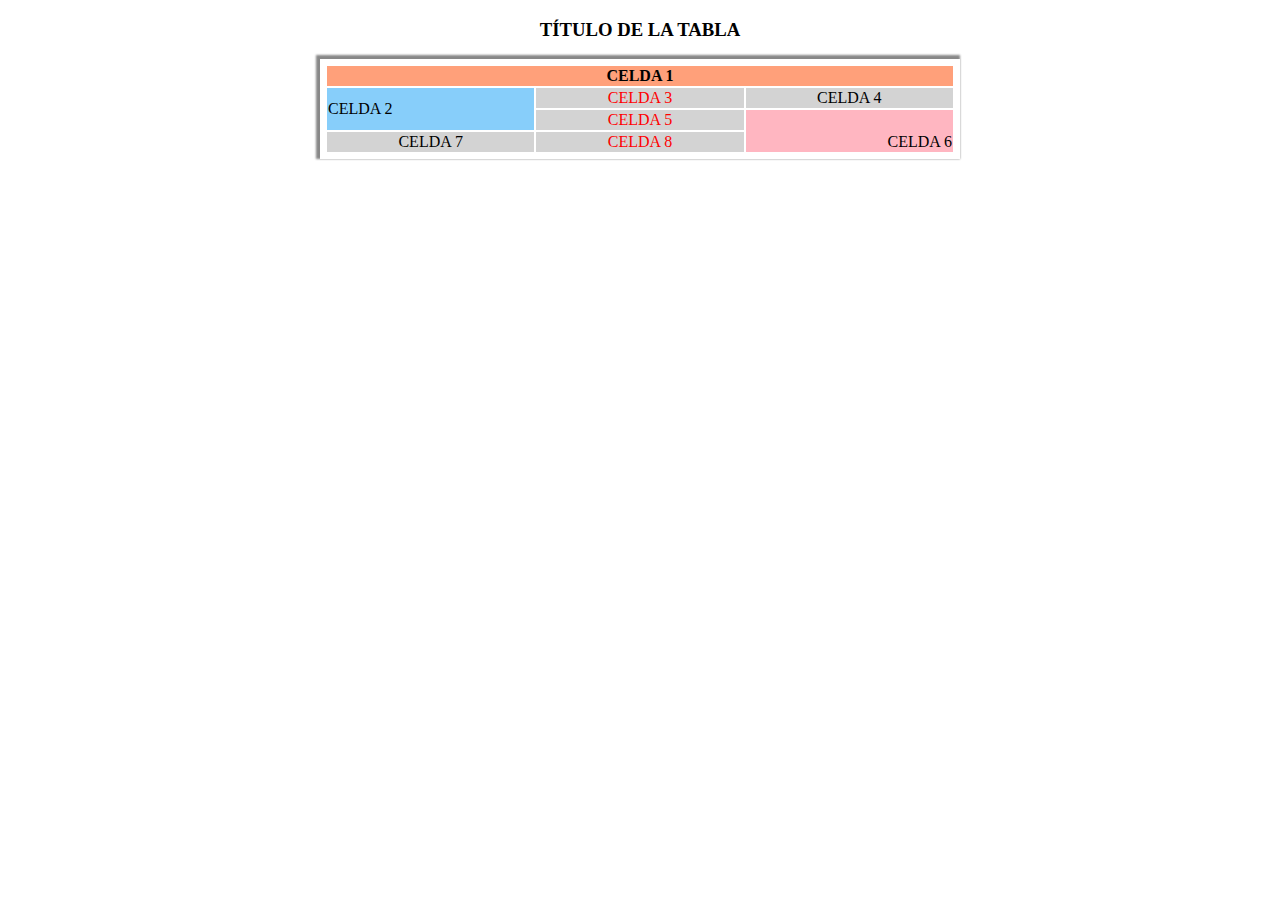
<file: ej13/index.html>
<!DOCTYPE html>
<html lang="en">
<head>
    <meta charset="UTF-8">
    <meta http-equiv="X-UA-Compatible" content="IE=edge">
    <meta name="viewport" content="width=device-width, initial-scale=1.0">
    <link rel="stylesheet" href="style.css">
    <title>Ejercicio 13</title>
</head>
<body>
    <h3>TÍTULO DE LA TABLA</h3>
    <table>
        <tr>
            <th colspan="3">CELDA 1</th>
        </tr>
        <tr>
            <td class="centro-izq" rowspan="2">CELDA 2</td>
            <td class="textcolor-red">CELDA 3</td>
            <td>CELDA 4</td> 
        </tr>
        <tr>
            <td class="textcolor-red">CELDA 5</td>
            <td class="abajo-der" rowspan="2">CELDA 6</td>
        </tr>
        <tr>
            <td>CELDA 7</td>
            <td class="textcolor-red">CELDA 8</td>
        </tr>
    </table>
</body>
</html>
</file>
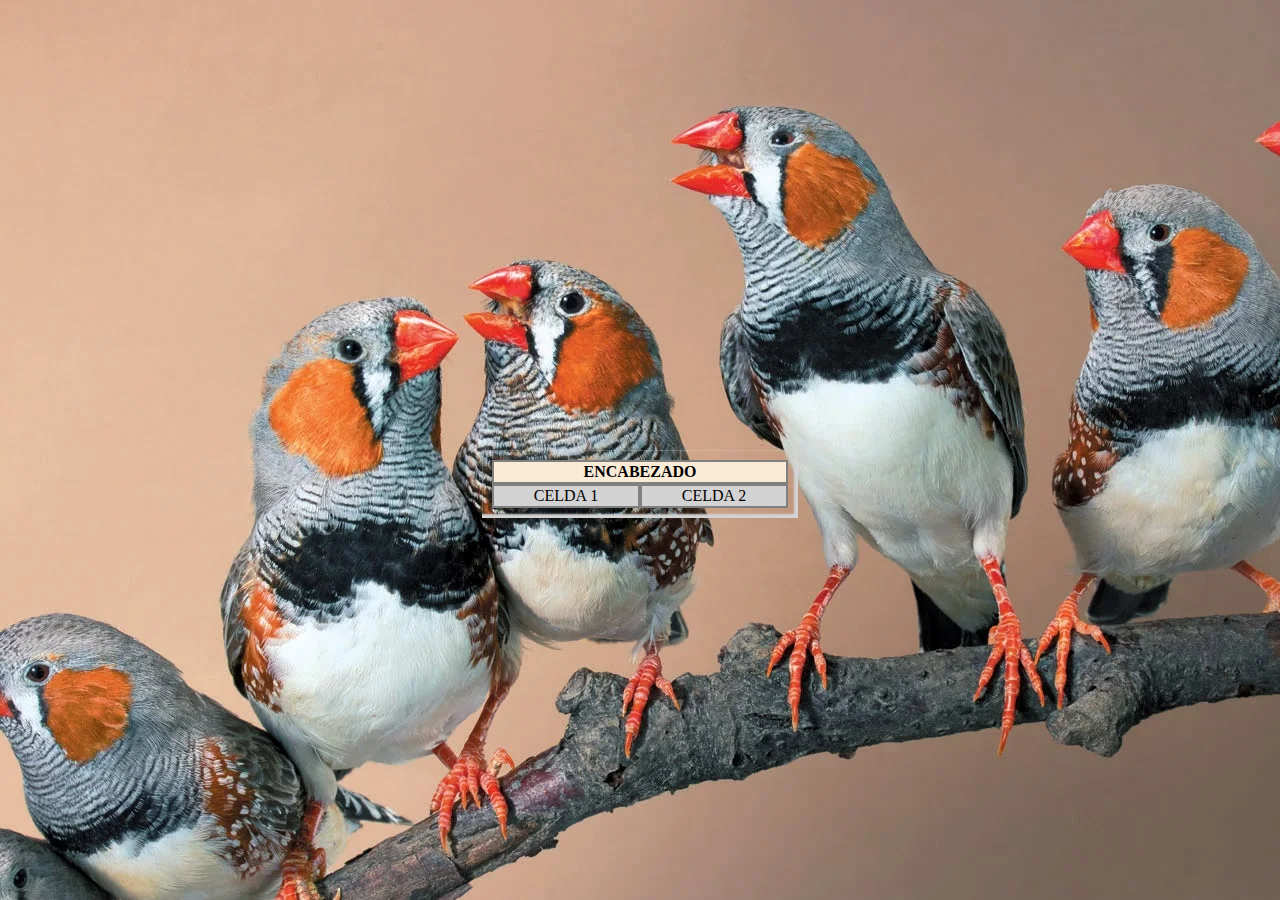
<file: ej14/index.html>
<!DOCTYPE html>
<html lang="en">
<head>
    <meta charset="UTF-8">
    <meta http-equiv="X-UA-Compatible" content="IE=edge">
    <meta name="viewport" content="width=device-width, initial-scale=1.0">
    <link rel="stylesheet" href="style.css">
    <title>Ejercicio 14</title>
</head>
<body>
    <table>
        <tr>
            <th colspan="2">ENCABEZADO</th>
        </tr>
        <tr>
            <td>CELDA 1</td>
            <td>CELDA 2</td>
        </tr>
    </table>
</body>
</html>
</file>
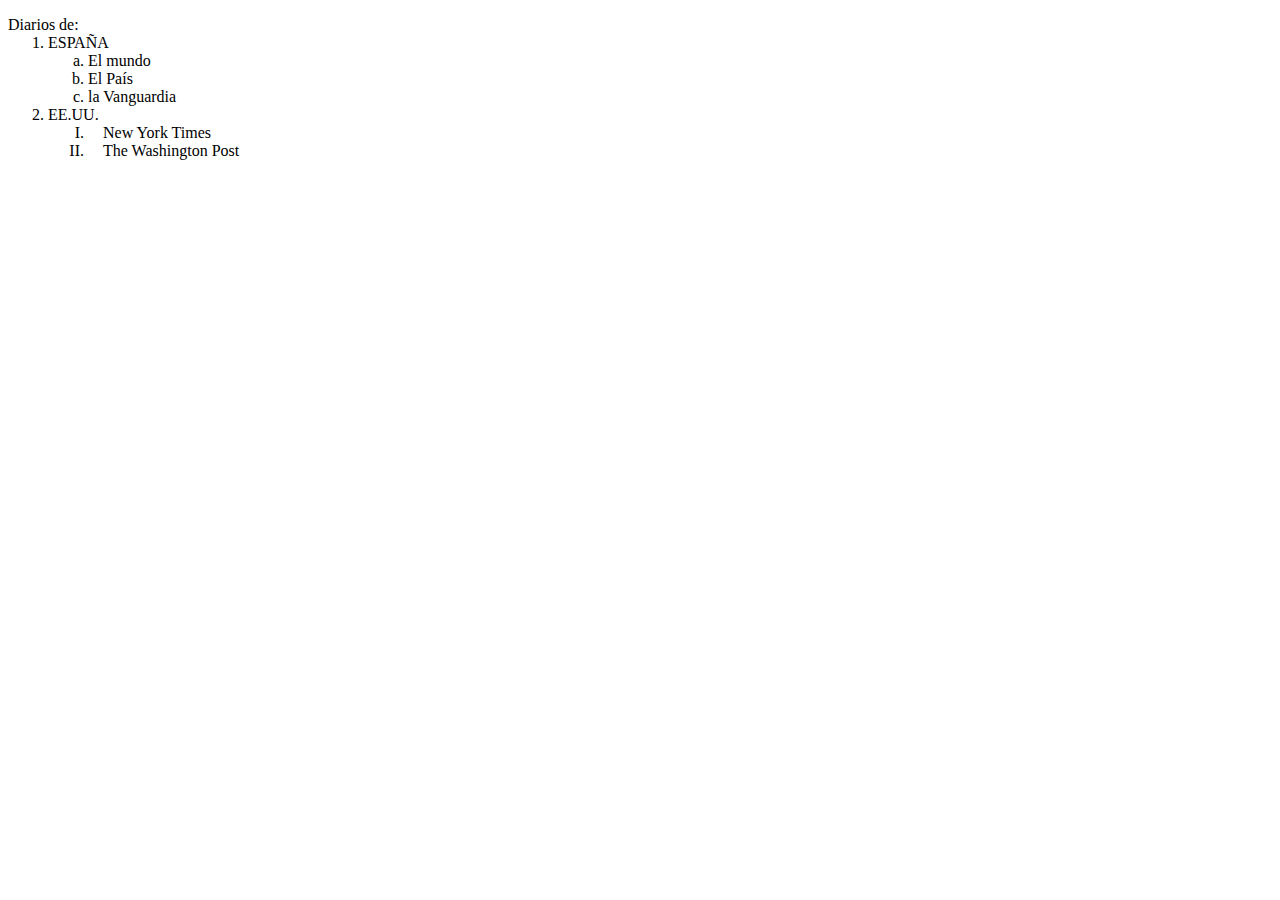
<file: ej15/index.html>
<!DOCTYPE html>
<html lang="en">
<head>
    <meta charset="UTF-8">
    <meta http-equiv="X-UA-Compatible" content="IE=edge">
    <meta name="viewport" content="width=device-width, initial-scale=1.0">
    <link rel="stylesheet" href="style.css">
    <title>Ejercicio 15</title>
</head>
<body>
    <p>Diarios de:</p>
        <ol>
            <li>ESPAÑA</li>
                <ol type="a">
                    <li>El mundo</li>
                    <li>El País</li>
                    <li>la Vanguardia</li>
                </ol>
            <li>EE.UU.</li>
                <ol type="I">
                    <li><span>New York Times</span></li>
                    <li><span>The Washington Post</span></li>
                </ol>
        </ol>
</body>
</html>
</file>
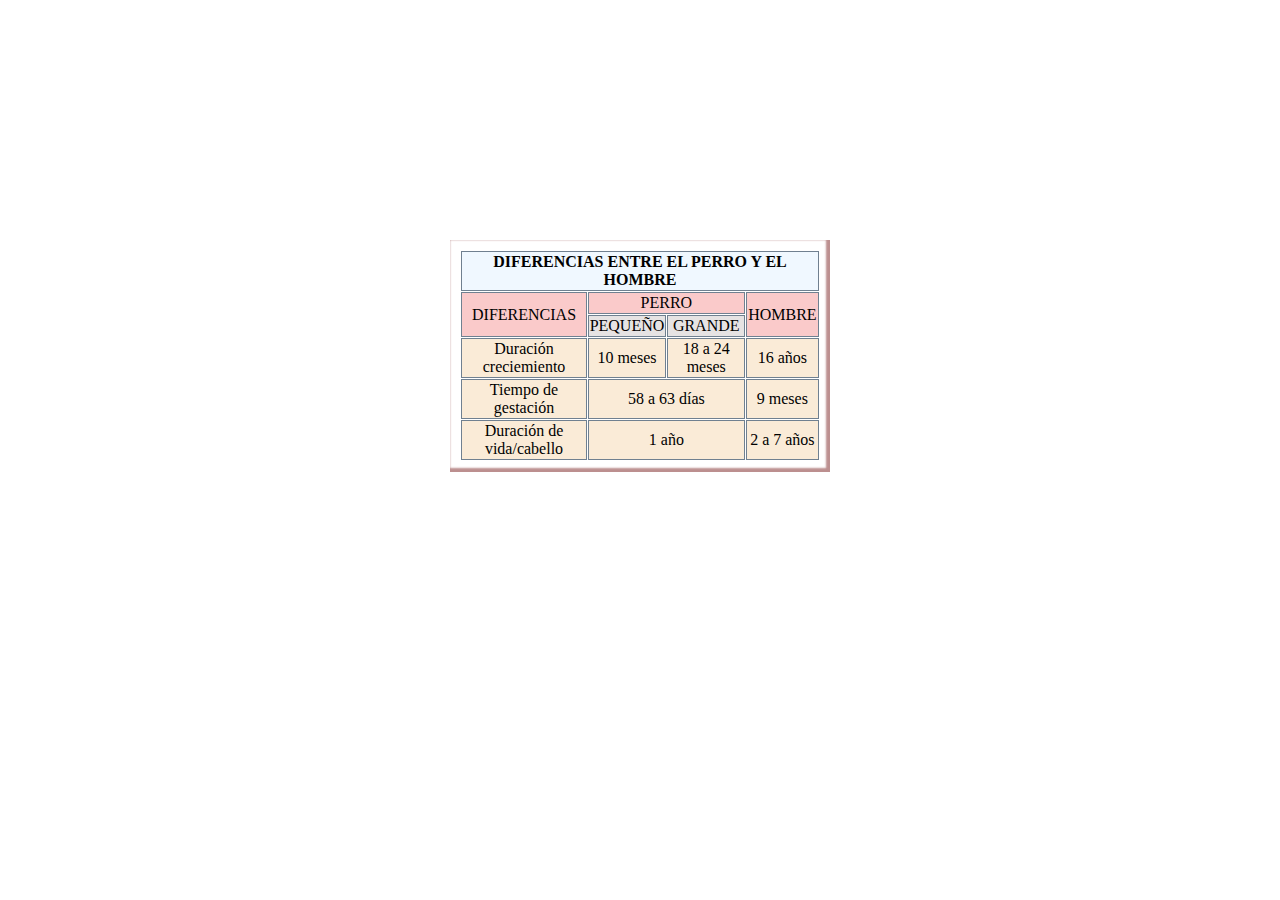
<file: ej16/index.html>
<!DOCTYPE html>
<html lang="en">
<head>
    <meta charset="UTF-8">
    <meta http-equiv="X-UA-Compatible" content="IE=edge">
    <meta name="viewport" content="width=device-width, initial-scale=1.0">
    <link rel="stylesheet" href="style.css">
    <title>Ejercicio 16</title>
</head>
<body>
    <table>
        <tr>
            <th colspan="5">DIFERENCIAS ENTRE EL PERRO Y EL HOMBRE</th>
        </tr>
        <tr>
            <td class="color-subtitulo" rowspan="2">DIFERENCIAS</td>
            <td class="color-subtitulo" colspan="3">PERRO</td>
            <td class="color-subtitulo" rowspan="2">HOMBRE</td> 
        </tr>
        <tr>
            <td class="color-tamanyo">PEQUEÑO</td>
            <td class="color-tamanyo">GRANDE</td>
        </tr>
        <tr>
            <td>Duración creciemiento</td>
            <td>10 meses</td>
            <td colspan="2">18 a 24 meses</td>
            <td>16 años</td>
        </tr>
        <tr>
            <td>Tiempo de gestación</td>  
            <td colspan="3">58 a 63 días</td> 
            <td>9 meses</td>
        </tr>
        <tr>
            <td>Duración de vida/cabello</td>
            <td colspan="3">1 año</td>
            <td>2 a 7 años</td>
        </tr>
        <tr>
        </tr>
    </table>
</body>
</html>
</file>
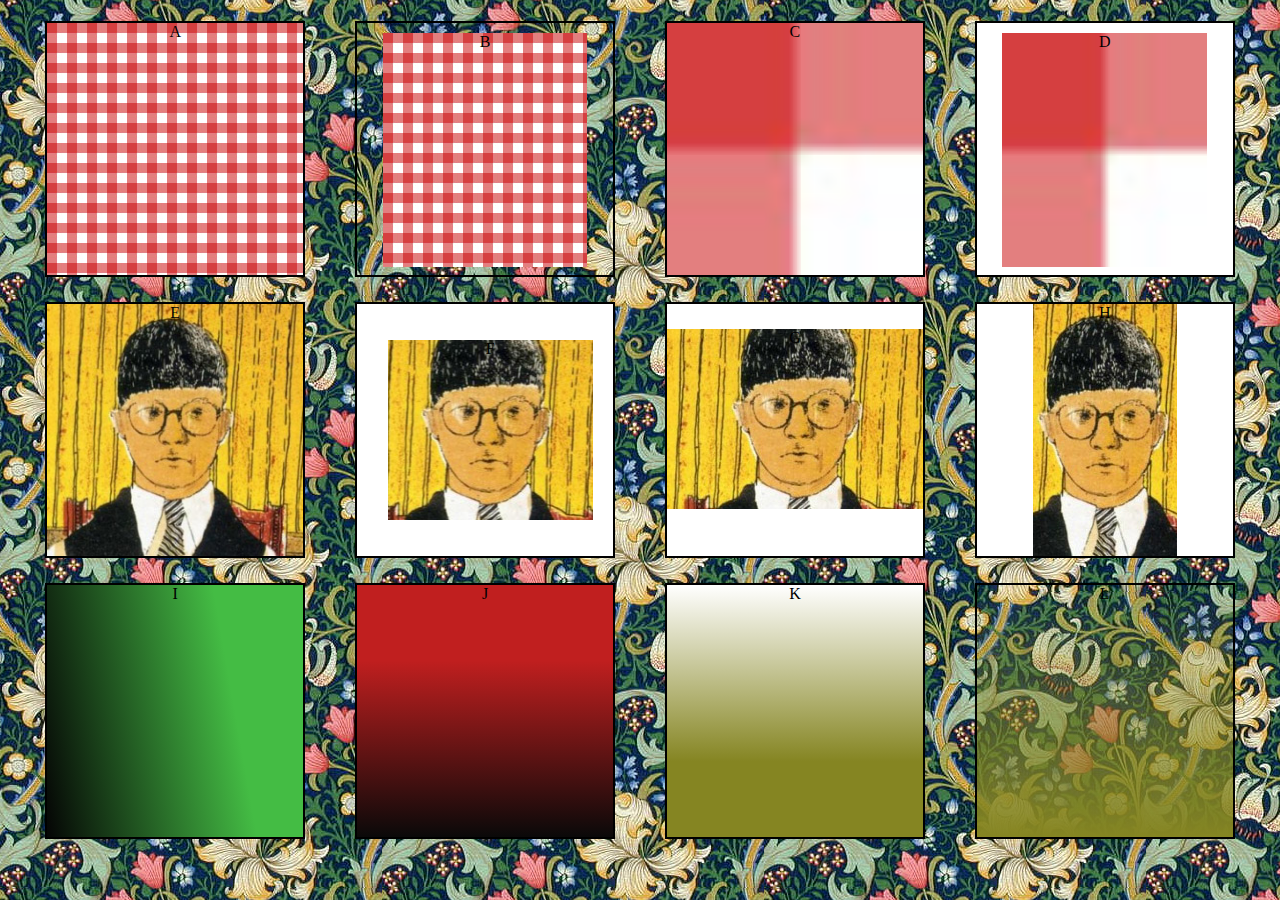
<file: ej17/index.html>
<!DOCTYPE html>
<html lang="en">
<head>
    <meta charset="UTF-8">
    <meta http-equiv="X-UA-Compatible" content="IE=edge">
    <meta name="viewport" content="width=device-width, initial-scale=1.0">
    <link rel="stylesheet" href="style.css">
    <title>Ejercicio 17</title>
</head>
<body>
    <div class="container-principal">

        <div class="container-padre child-cuadricula-1">A</div>
        <div class="container-padre">
            <div class="child-cuadricula-2">B</div>
        </div>

        <div class="container-padre child-cuadricula-3">C</div>
        <div class="container-padre child-cuadricula-4">
            <div class="child-cuadricula-5">D</div>
        </div>

        <div class="container-padre child-hombre-1">E</div>
        <div class="container-padre child-hombre-2">
            <div class="child-hombre-3">F</div>
        </div>

        <div class="container-padre child-hombre-4">
            <div class="child-hombre-5">G</div>
        </div>

        <div class="container-padre child-hombre-6">
            <div class="child-hombre-7">H</div>
        </div>

        <div class="container-padre child-cuadrado-1">I</div>
        <div class="container-padre child-cuadrado-2">J</div>
        <div class="container-padre child-cuadrado-3">K</div>
        <div class="container-padre child-cuadrado-4">L</div>
 
    </div>
  
</body>
</html>
</file>
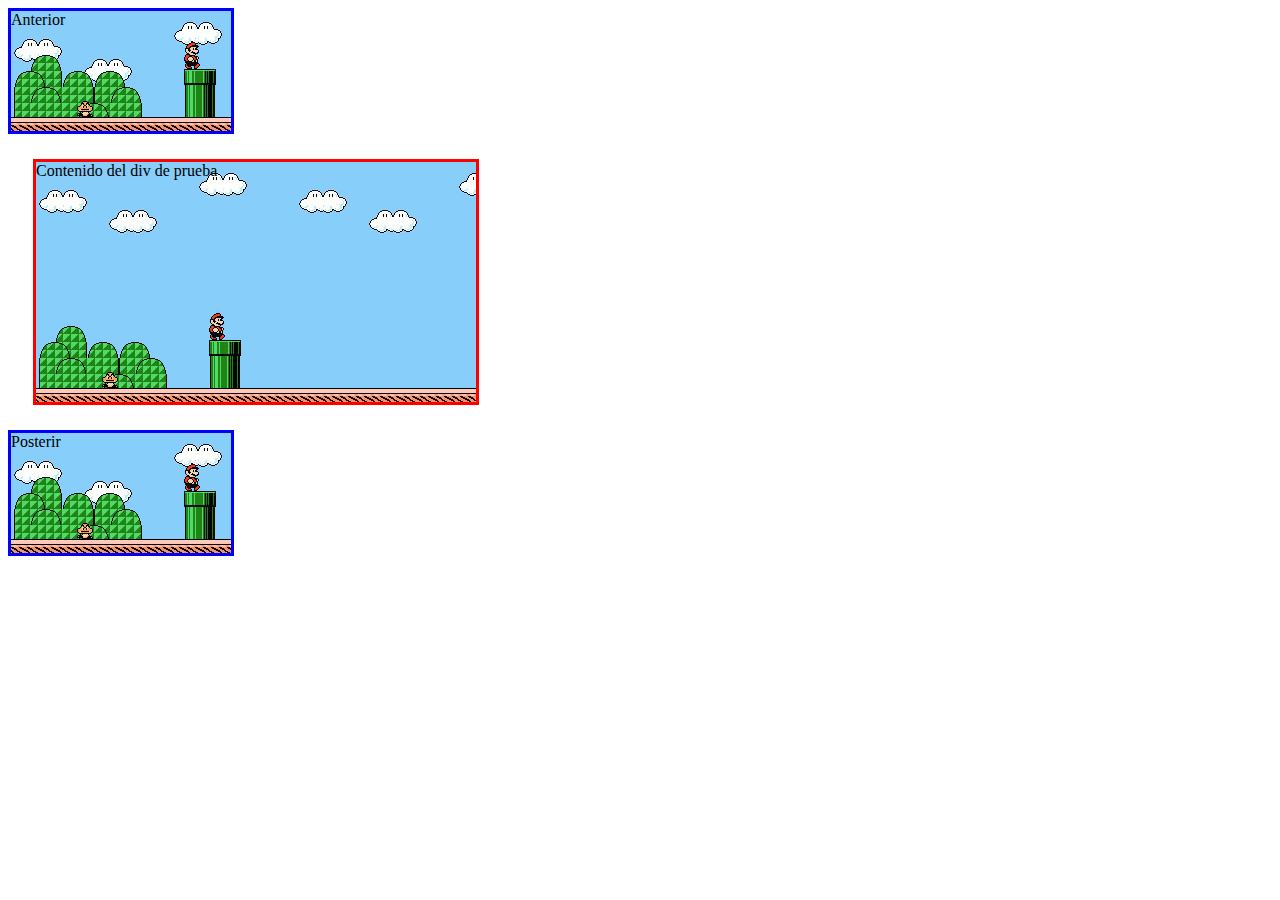
<file: ej18/index.html>
<!DOCTYPE html>
<html lang="en">
<head>
    <meta charset="UTF-8">
    <meta http-equiv="X-UA-Compatible" content="IE=edge">
    <meta name="viewport" content="width=device-width, initial-scale=1.0">
    <link rel="stylesheet" href="style.css">
    <title>Ejercicio 18</title>
</head>
<body>
        <div class="container-anterior">Anterior</div>
        <div class="container-medio">Contenido del div de prueba</div>
        <div class="container-posterior">Posterir</div>
</body>
</html>
</file>
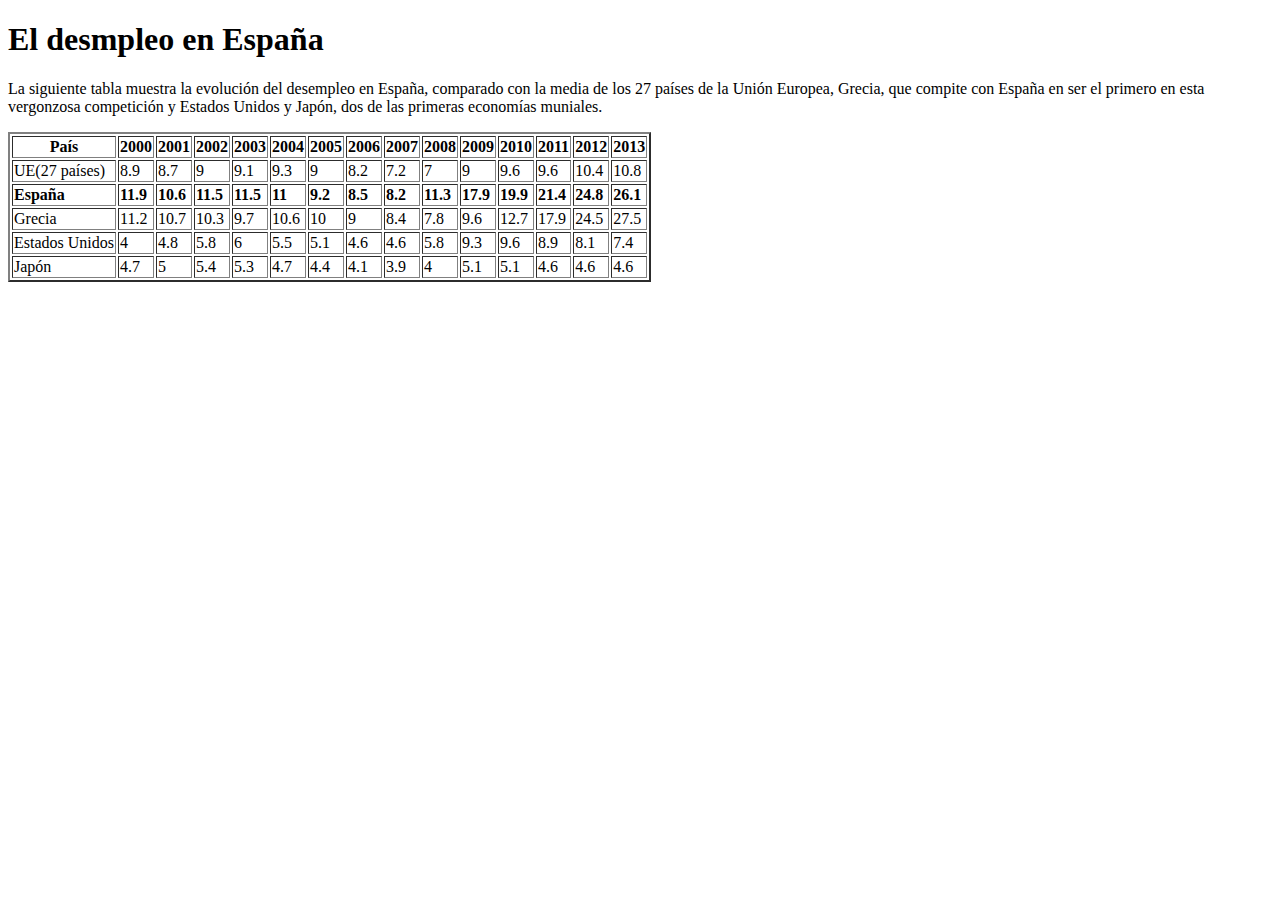
<file: ej19/index.html>
<!DOCTYPE html>
<html lang="en">
<head>
    <meta charset="UTF-8">
    <meta http-equiv="X-UA-Compatible" content="IE=edge">
    <meta name="viewport" content="width=device-width, initial-scale=1.0">
    <link rel="stylesheet" href="style.css">
    <title>Ejercicio 19</title>
</head>
<body>
    <h1>El desmpleo en España</h1>
    <p>La siguiente tabla muestra la evolución del desempleo en España, comparado con la media de los 27 países de la Unión Europea, Grecia, que compite con España en ser el primero en esta vergonzosa competición y Estados Unidos y Japón, dos de las primeras economías muniales.</p>
    
    <table border="2">
        <tr>
            <th>País</th>
            <th>2000</th>
            <th>2001</th>
            <th>2002</th>
            <th>2003</th>
            <th>2004</th>
            <th>2005</th>
            <th>2006</th>
            <th>2007</th>
            <th>2008</th>
            <th>2009</th>
            <th>2010</th>
            <th>2011</th>
            <th>2012</th>
            <th>2013</th>
        </tr>
        <tr>
            <td>UE(27 países)</td>
            <td>8.9</td>
            <td>8.7</td>
            <td>9</td>
            <td>9.1</td>
            <td>9.3</td>
            <td>9</td>
            <td>8.2</td>
            <td>7.2</td>
            <td>7</td>
            <td>9</td>
            <td>9.6</td>
            <td>9.6</td>
            <td>10.4</td>
            <td>10.8</td>
        </tr>
        <tr>
            <td>España</td>
            <td>11.9</td>
            <td>10.6</td>
            <td>11.5</td>
            <td>11.5</td>
            <td>11</td>
            <td>9.2</td>
            <td>8.5</td>
            <td>8.2</td>
            <td>11.3</td>
            <td>17.9</td>
            <td>19.9</td>
            <td>21.4</td>
            <td>24.8</td>
            <td>26.1</td>
        </tr>
        <tr>
            <td>Grecia</td>
            <td>11.2</td>
            <td>10.7</td>
            <td>10.3</td>
            <td>9.7</td>
            <td>10.6</td>
            <td>10</td>
            <td>9</td>
            <td>8.4</td>
            <td>7.8</td>
            <td>9.6</td>
            <td>12.7</td>
            <td>17.9</td>
            <td>24.5</td>
            <td>27.5</td>
        </tr>
        <tr>
            <td>Estados Unidos</td>
            <td>4</td>
            <td>4.8</td>
            <td>5.8</td>
            <td>6</td>
            <td>5.5</td>
            <td>5.1</td>
            <td>4.6</td>
            <td>4.6</td>
            <td>5.8</td>
            <td>9.3</td>
            <td>9.6</td>
            <td>8.9</td>
            <td>8.1</td>
            <td>7.4</td>
        </tr>
        <tr>
            <td>Japón</td>
            <td>4.7</td>
            <td>5</td>
            <td>5.4</td>
            <td>5.3</td>
            <td>4.7</td>
            <td>4.4</td>
            <td>4.1</td>
            <td>3.9</td>
            <td>4</td>
            <td>5.1</td>
            <td>5.1</td>
            <td>4.6</td>
            <td>4.6</td>
            <td>4.6</td>
        </tr>
    </table>
</body>
</html>
</file>
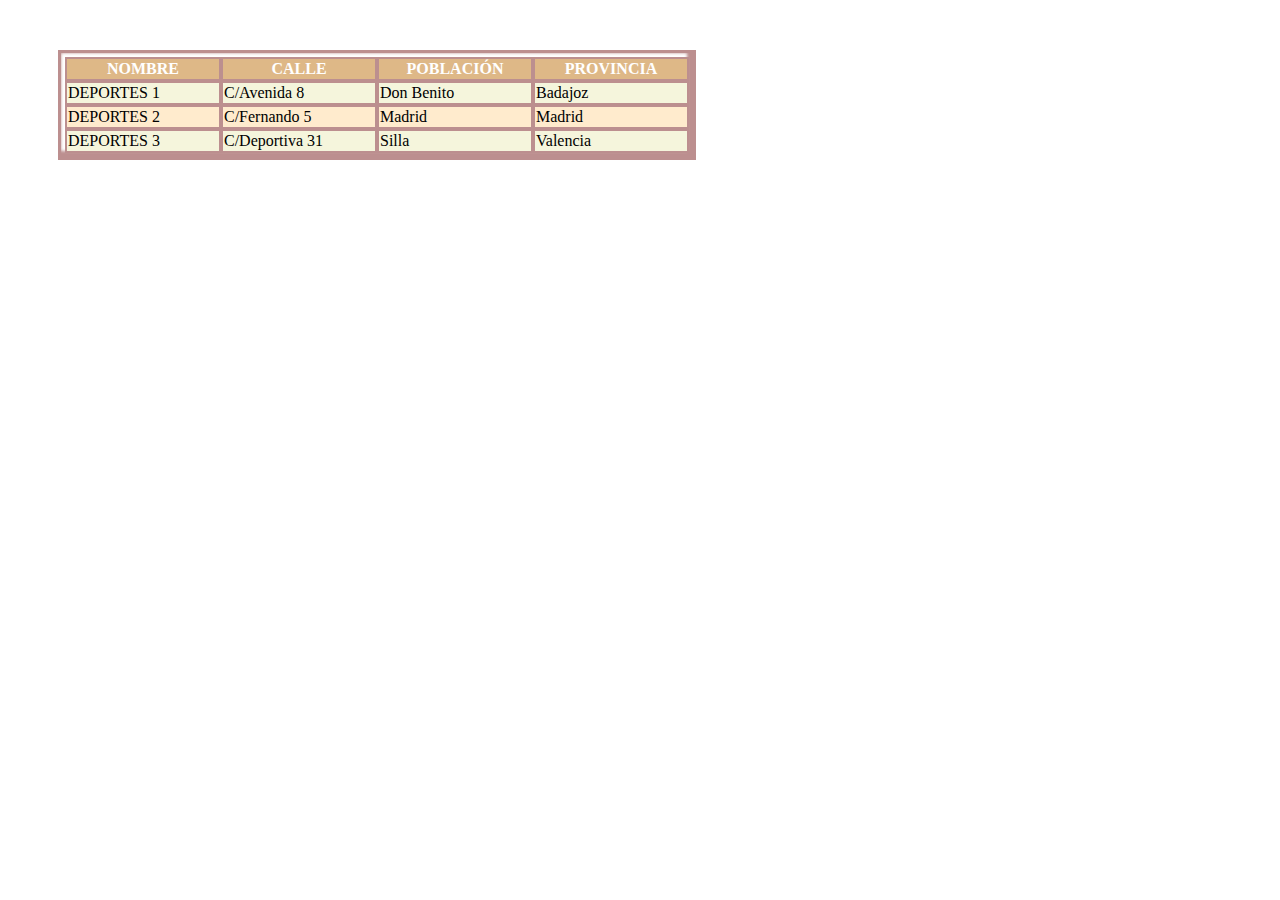
<file: ej11/deportes/donde.htm>
<!DOCTYPE html>
<html lang="en">
<head>
    <meta charset="UTF-8">
    <meta http-equiv="X-UA-Compatible" content="IE=edge">
    <meta name="viewport" content="width=device-width, initial-scale=1.0">
    <link rel="stylesheet" href="style.css">
    <title>Ejercicio 1</title>
</head>
<body>
    <table>
        <tr>
            <th>NOMBRE</th>
            <th>CALLE</th>
            <th>POBLACIÓN</th>
            <th>PROVINCIA</th>
        </tr>
        <tr>
            <td>DEPORTES 1</td>
            <td>C/Avenida 8</td>
            <td>Don Benito</td>
            <td>Badajoz</td>
        </tr>
        <tr>
            <td>DEPORTES 2</td>
            <td>C/Fernando 5</td>
            <td>Madrid</td>
            <td>Madrid</td>
        </tr>
        <tr>
            <td>DEPORTES 3</td>
            <td>C/Deportiva 31</td>
            <td>Silla</td>
            <td>Valencia</td>
        </tr>
    </table>
</body>
</html>
</file>
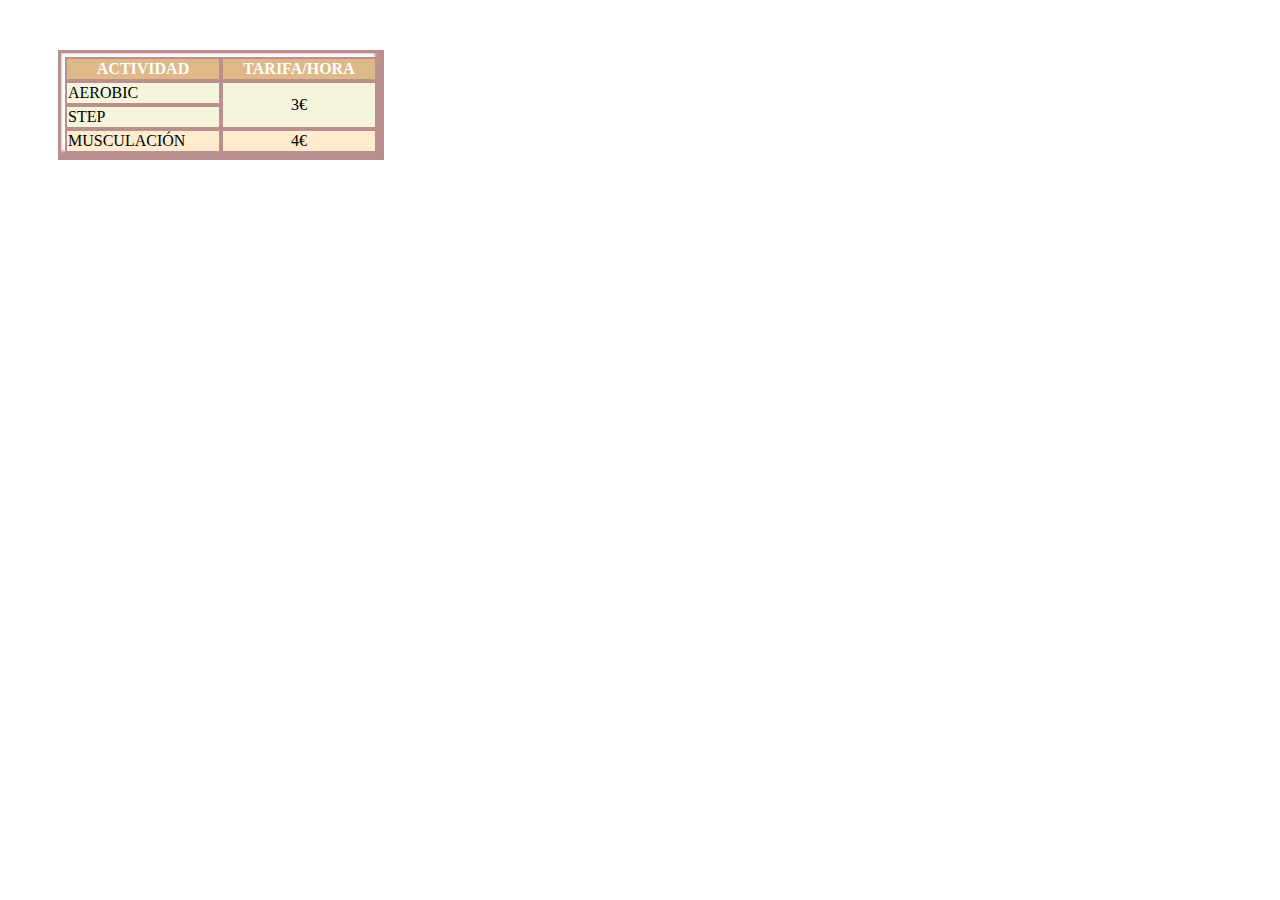
<file: ej12/deportes/instalaciones.htm>
<!DOCTYPE html>
<html lang="en">
<head>
    <meta charset="UTF-8">
    <meta http-equiv="X-UA-Compatible" content="IE=edge">
    <meta name="viewport" content="width=device-width, initial-scale=1.0">
    <link rel="stylesheet" href="style.css">
    <title>Ejercicio 12</title>
</head>
<body>
    <table>
        <tr>
            <th>ACTIVIDAD</th>
            <th>TARIFA/HORA</th>
        </tr>
        <tr>
            <td>AEROBIC</td>
            <td class="centrado" rowspan="2" >3€</td>
        </tr>
        <tr>
            <td>STEP</td>
        </tr>
        <tr>
            <td>MUSCULACIÓN</td>
            <td class="centrado">4€</td>
        </tr>
    </table>
</body>
</html>
</file>
<file: ej13/style.css>
body{
    text-align: center;
}
table{
    margin: 10px;
    padding: 5px;
    border: 2px;
    border-color: solid brown;
    box-shadow: -2px -2px 2px 2px #888; 
    width: 50vw;
    margin: auto;
}

tr, td{
    background-color: lightgray;
}

th{
    background-color: lightsalmon;
}

.centro-izq{
   text-align: left; 
   background-color: lightskyblue;
}

.abajo-der{
    text-align: right;
    background-color: lightpink;
    vertical-align: bottom;
}

.textcolor-red{
    color:red;
}
</file>
<file: ej14/style.css>
body{
    background-image: url(img/birds.jpg);
    background-repeat: no-repeat;
    background-size:auto;
    background-position-x: center;
}

table{
    transform: translate(0%,650%);
    text-align: center;
    width: 25%;
    margin:auto;
    box-shadow: inset -2px -2px 2px 2px lightgrey;
    border-spacing: 0px;
    padding: 10px;
}

tr, th, td{
    border:2px solid grey;
    background-color: lightgrey;
}

th{
    background-color: antiquewhite;
}
</file>
<file: ej15/style.css>
p{
    margin-bottom: 0%;
}

ol{
    margin-top: 0%;
}

li span{
    position:relative;
    left: 15px;
}
</file>
<file: ej16/style.css>
table{
    text-align: center;
    color:black;
    border-spacing:1px;  
    width: 30%;
    margin: auto;
    padding:10px;
    box-shadow: inset -2px -2px 2px 2px rosybrown;
    transform: translate(0%, 100%);
}

tr, th, td{
    border: 1px solid slategrey;
}

th{
    background-color: aliceblue;   
}

td{
    background-color: antiquewhite
}

.color-subtitulo{
    background-color: rgb(250, 202, 202);  
}

.color-tamanyo{
    background-color: rgb(230, 227, 227) ;
}
</file>
<file: ej17/style.css>
body{
    background-image: url(img/fondo.jpg); 
    text-align: center;    
}

.container-principal{
    display: flex; 
    flex-wrap: wrap;  
    justify-content: space-evenly;  
}

.container-padre {
    width: 20vw; 
    height: 28vh; 
    margin: 1%;
    border: 2px solid black;
}

.child-cuadricula-1{
    background-image: url(img/cuadrícula.jpg);
}

.child-cuadricula-2{
    background-image: url(img/cuadrícula.jpg);
    width: 16vw;
    height: 26vh;
    margin-left: 10%;
    margin-top:10px;
}

.child-cuadricula-3{
    background-image: url(img/cuadrícula.jpg);
    background-size: 100% 100%; 
}

.child-cuadricula-4{
    background-color: white;
}

.child-cuadricula-5{
    background-image: url(img/cuadrícula.jpg);
    background-size: 100% 100%;
    width: 16vw;
    height: 26vh;
    margin-left: 10%;
    margin-top:10px;
}

.child-hombre-1{
    background-image: url(img/hombre.jpg);
    background-size: 100% 100%;
}

.child-hombre-2{
    background-color: white; 
}

.child-hombre-3{
    background-image: url(img/hombre.jpg);
    background-position: center;
    width: 16vw;
    height: 20vh;
    margin-left: 12%;
    margin-top: 4vh;
}

.child-hombre-4{
    background-color: white; 
}
.child-hombre-5{
    background-image: url(img/hombre_horizontal.jpg);
    background-position: center;
    margin-top: 25px;
    height: 20vh;
}

.child-hombre-6{
    background-color: white; 
}

.child-hombre-7{
    background-image: url(img/hombre_vertical.jpg);
    background-position: center;
    background-repeat: no-repeat;
    height: 100%; 
}

.child-cuadrado-1{
    background: rgb(2,0,36);
    background: linear-gradient(80deg, rgb(5, 5, 5) 0%, rgb(68, 188, 68) 70%); 
}

.child-cuadrado-2{
    background: rgb(35, 31, 31);
    background: linear-gradient(0deg, rgb(10, 9, 9) 0%, rgb(192, 31, 31) 70%);
}

.child-cuadrado-3{
    background: white;
    background: linear-gradient(180deg, white 0%, rgb(133, 133, 34) 70%);

}

.child-cuadrado-4{
    background: linear-gradient(180deg, transparent 0%, rgb(133, 133, 34) 100%);
}
</file>
<file: ej18/style.css>
.container-anterior{
    height: 120px;
    width: 220px;
    border: 3px solid blue;
    background: 
    url(img/mario.png) left bottom no-repeat,
    url(img/nubes.png) left top repeat-x,
    url(img/camino.png) left bottom repeat-x;  
    background-color: lightskyblue;
}

.container-medio{
    margin: 25px;
    height: 240px;
    width: 440px;
    border: 3px solid red;
    background:
    url(img/camino.png) left bottom repeat-x,
    url(img/nubes.png) left top repeat-x,
    url(img/mario.png) left bottom no-repeat;
    background-color: lightskyblue;  
}

.container-posterior{
    height: 120px;
    width: 220px;
    border: 3px solid blue;
    background:
    url(img/camino.png) left bottom repeat-x,
    url(img/mario.png) left bottom no-repeat,
    url(img/nubes.png) left top repeat-x;
    background-color: lightskyblue; 
}
</file>
<file: ej19/style.css>
tr:nth-child(3){
    font-weight: bold;
 }
</file>
<file: ej11/deportes/style.css>
table{
    margin: 50px;
    padding: 4px ;
    border: 3px solid rosybrown;
    box-shadow: inset -3px -3px 3px 3px rosybrown;
    border-spacing: 0px;
}

tr, th, td{
    border: 2px solid rosybrown;
}

th {
    width: 150px;
}

tr:nth-child(1){
   background-color: burlywood;
   color: white;
}

tr:nth-child(2){
    background-color: beige;
 }

 tr:nth-child(3){
    background-color: blanchedalmond;

 }

 tr:nth-child(4){
    background-color: beige;
 }
</file>
<file: ej12/deportes/style.css>
table{
    margin: 50px;
    padding: 4px ;
    border: 3px solid rosybrown;
    box-shadow: inset -3px -3px 3px 3px rosybrown;
    border-spacing: 0px;
}

tr, th, td{
    border: 2px solid rosybrown;
}

th {
    width: 150px;
}

tr:nth-child(1){
   background-color: burlywood;
   color: white;
}

tr:nth-child(2){
    background-color: beige;
 }

 tr:nth-child(3){
    background-color: beige;

 }

 tr:nth-child(4){
    background-color: blanchedalmond;
 }

 .centrado{
     text-align: center;
 }
</file>
